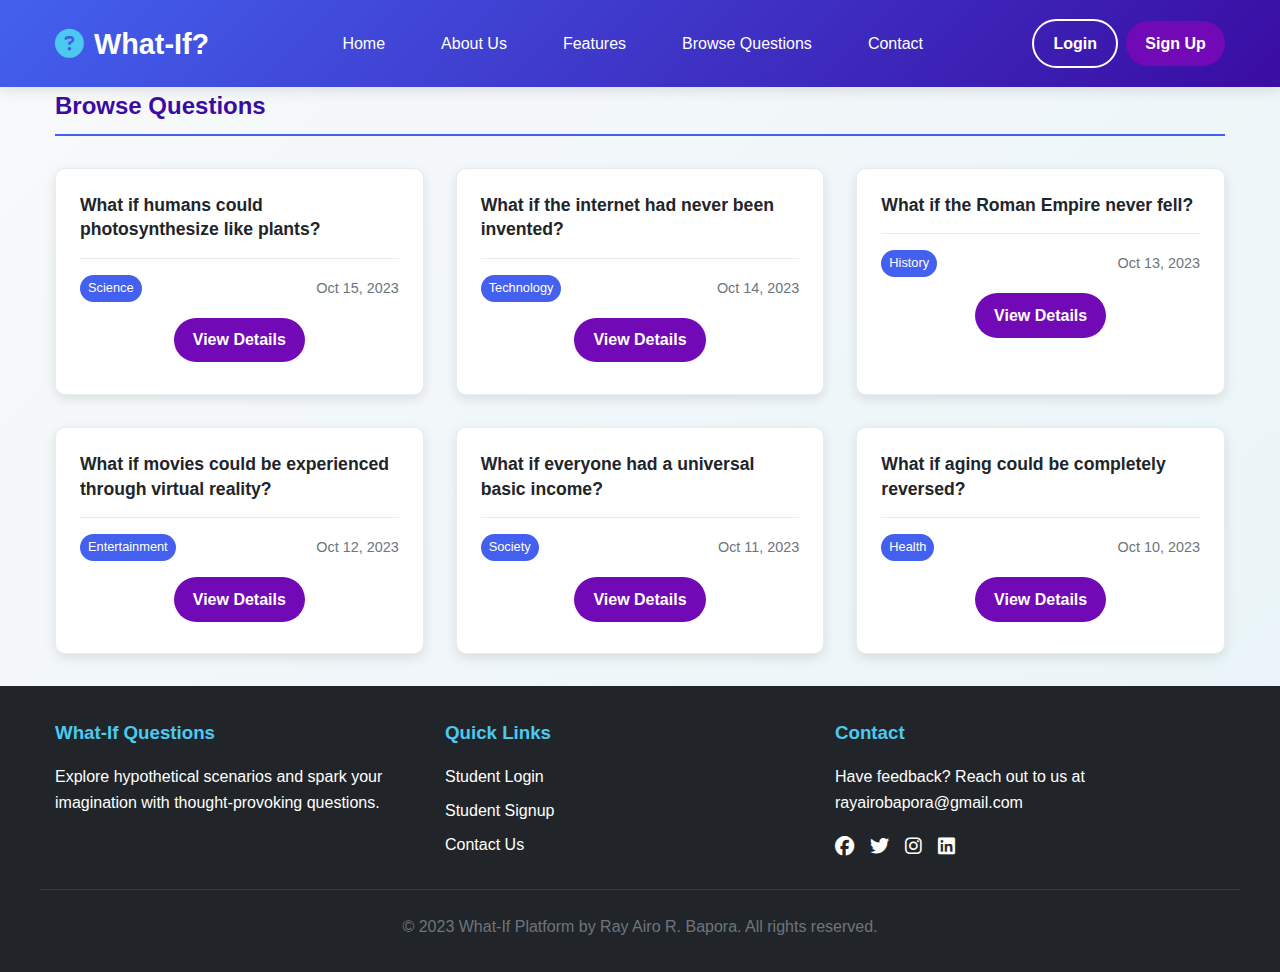
<file: what/browse.html>
<!DOCTYPE html>
<html lang="en">
<head>
    <meta charset="UTF-8">
    <meta name="viewport" content="width=device-width, initial-scale=1.0">
    <title>Browse Questions - What-If Platform</title>
    <link rel="stylesheet" href="https://cdnjs.cloudflare.com/ajax/libs/font-awesome/6.4.0/css/all.min.css">
    <link rel="stylesheet" href="css/style.css">
</head>
<body>
    <!-- Header -->
    <header>
        <div class="container header-content">
            <div class="logo">
                <i class="fas fa-question-circle"></i>
                <span>What-If?</span>
            </div>
            <nav>
                <ul>
                    <li><a href="index.html">Home</a></li>
                    <li><a href="about.html">About Us</a></li>
                    <li><a href="features.html">Features</a></li>
                    <li><a href="browse.html">Browse Questions</a></li>
                    <li><a href="contact.html">Contact</a></li>
                </ul>
            </nav>
            <div class="auth-buttons">
                <a href="login.html" class="btn btn-secondary">Login</a>
                <a href="signup.html" class="btn btn-primary">Sign Up</a>
            </div>
        </div>
    </header>

    <!-- Browse Questions Section -->
    <section class="browse-questions" id="browse">
        <div class="container">
            <h2 class="section-title">Browse Questions</h2>
            <div id="questions-container" class="questions-container">
                <!-- Questions will be loaded here -->
            </div>
        </div>
    </section>

    <!-- Footer -->
    <footer>
        <div class="container footer-content">
            <div class="footer-section">
                <h3>What-If Questions</h3>
                <p>Explore hypothetical scenarios and spark your imagination with thought-provoking questions.</p>
            </div>
            <div class="footer-section">
                <h3>Quick Links</h3>
                <ul>
                    <li><a href="login.html">Student Login</a></li>
                    <li><a href="signup.html">Student Signup</a></li>
                    <li><a href="contact.html">Contact Us</a></li>
                </ul>
            </div>
            <div class="footer-section">
                <h3>Contact</h3>
                <p>Have feedback? Reach out to us at rayairobapora@gmail.com</p>
                <div class="social-links">
                    <a href="#"><i class="fab fa-facebook"></i></a>
                    <a href="#"><i class="fab fa-twitter"></i></a>
                    <a href="#"><i class="fab fa-instagram"></i></a>
                    <a href="#"><i class="fab fa-linkedin"></i></a>
                </div>
            </div>
        </div>
        <div class="container copyright">
            <p>&copy; 2023 What-If Platform by Ray Airo R. Bapora. All rights reserved.</p>
        </div>
    </footer>

    <script src="js/main.js"></script>
    <script>
        document.addEventListener('DOMContentLoaded', function() {
            loadQuestions();
        });

        function loadQuestions(searchQuery = '') {
            const questions = JSON.parse(localStorage.getItem('whatif-questions') || '[]');
            const container = document.getElementById('questions-container');
            
            let filteredQuestions = questions.filter(q => q.status === 'published');
            
            if (searchQuery) {
                filteredQuestions = filteredQuestions.filter(q => 
                    q.text.toLowerCase().includes(searchQuery) || 
                    q.category.toLowerCase().includes(searchQuery)
                );
            }
            
            container.innerHTML = '';
            
            if (filteredQuestions.length === 0) {
                container.innerHTML = '<p class="no-questions">No questions found. <a href="login.html">Login</a> to ask your own questions!</p>';
                return;
            }
            
            filteredQuestions.forEach(question => {
                const questionCard = document.createElement('div');
                questionCard.className = 'question-card';
                questionCard.innerHTML = `
                    <div class="question-content">
                        <h3>${question.text}</h3>
                        <div class="question-meta">
                            <span class="category">${question.category}</span>
                            <span class="date">${formatDate(question.date)}</span>
                        </div>
                    </div>
                    <div class="question-actions">
                        <a href="login.html" class="btn btn-primary">View Details</a>
                    </div>
                `;
                container.appendChild(questionCard);
            });
        }

        function formatDate(dateString) {
            const options = { year: 'numeric', month: 'short', day: 'numeric' };
            return new Date(dateString).toLocaleDateString('en-US', options);
        }
    </script>
</body>
</html>
</file>
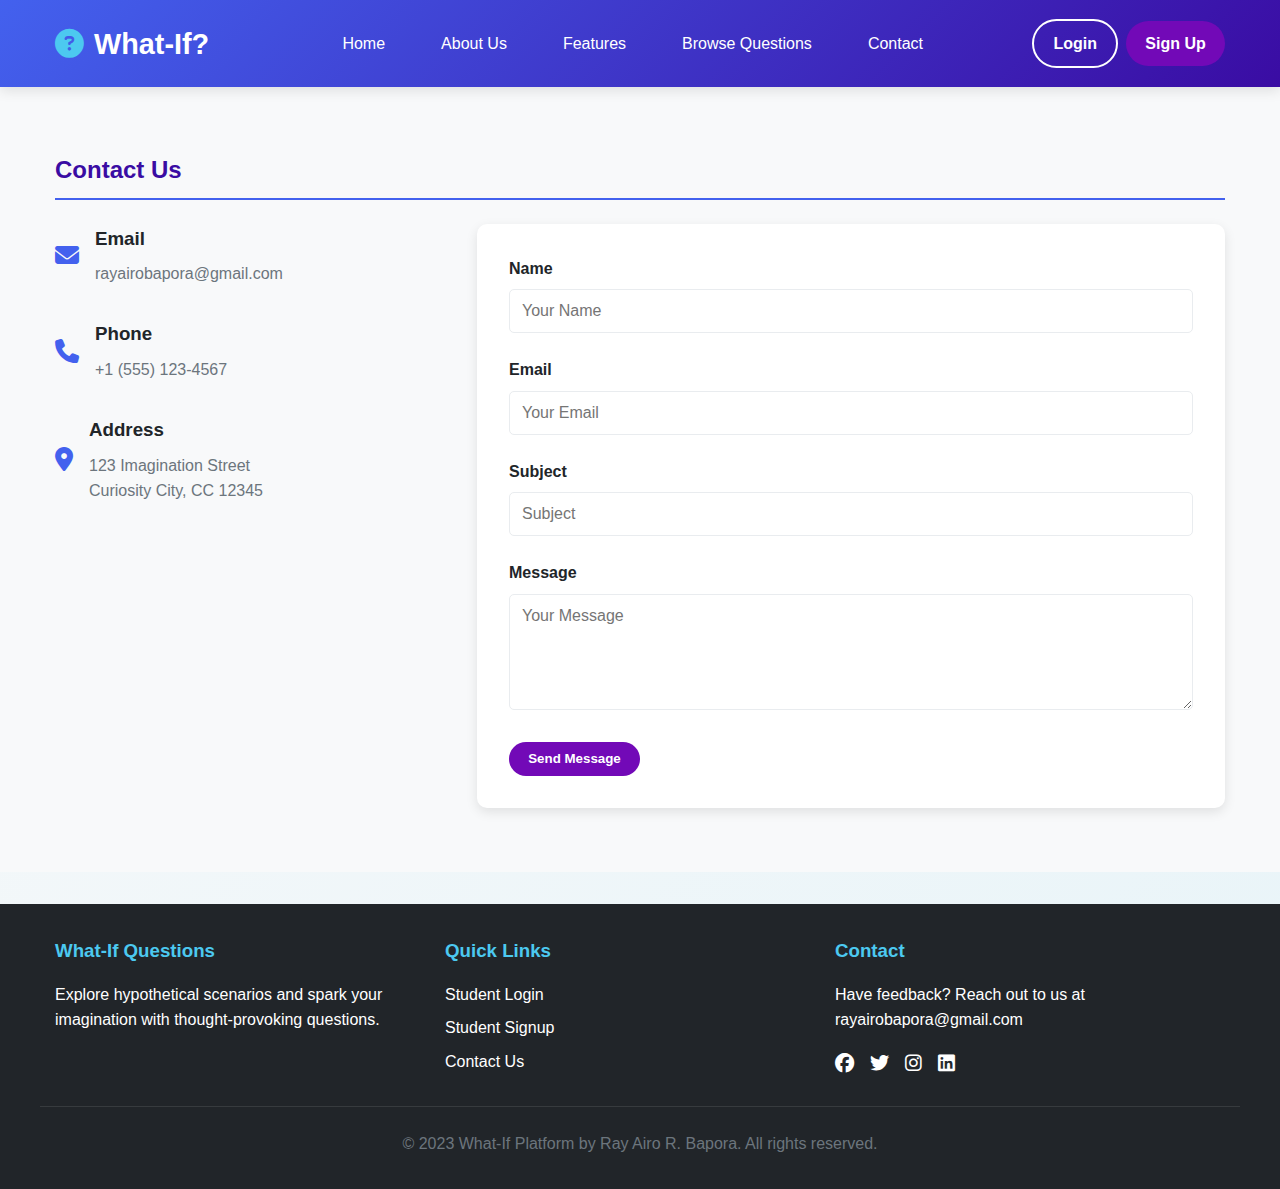
<file: what/contact.html>
<!DOCTYPE html>
<html lang="en">
<head>
    <meta charset="UTF-8">
    <meta name="viewport" content="width=device-width, initial-scale=1.0">
    <title>Contact Us - What-If Platform</title>
    <link rel="stylesheet" href="https://cdnjs.cloudflare.com/ajax/libs/font-awesome/6.4.0/css/all.min.css">
    <link rel="stylesheet" href="css/style.css">
</head>
<body>
    <!-- Header -->
    <header>
        <div class="container header-content">
            <div class="logo">
                <i class="fas fa-question-circle"></i>
                <span>What-If?</span>
            </div>
            <nav>
                <ul>
                    <li><a href="index.html">Home</a></li>
                    <li><a href="about.html">About Us</a></li>
                    <li><a href="features.html">Features</a></li>
                    <li><a href="browse.html">Browse Questions</a></li>
                    <li><a href="contact.html">Contact</a></li>
                </ul>
            </nav>
            <div class="auth-buttons">
                <a href="login.html" class="btn btn-secondary">Login</a>
                <a href="signup.html" class="btn btn-primary">Sign Up</a>
            </div>
        </div>
    </header>

    <!-- Contact Section -->
    <section class="contact" id="contact">
        <div class="container">
            <h2 class="section-title">Contact Us</h2>
            <div class="contact-content">
                <div class="contact-info">
                    <div class="contact-item">
                        <i class="fas fa-envelope"></i>
                        <div>
                            <h3>Email</h3>
                            <p>rayairobapora@gmail.com</p>
                        </div>
                    </div>
                    <div class="contact-item">
                        <i class="fas fa-phone"></i>
                        <div>
                            <h3>Phone</h3>
                            <p>+1 (555) 123-4567</p>
                        </div>
                    </div>
                    <div class="contact-item">
                        <i class="fas fa-map-marker-alt"></i>
                        <div>
                            <h3>Address</h3>
                            <p>123 Imagination Street<br>Curiosity City, CC 12345</p>
                        </div>
                    </div>
                </div>
                <div class="contact-form">
                    <form id="contact-form">
                        <div class="form-group">
                            <label for="contact-name">Name</label>
                            <input type="text" id="contact-name" placeholder="Your Name" required>
                        </div>
                        <div class="form-group">
                            <label for="contact-email">Email</label>
                            <input type="email" id="contact-email" placeholder="Your Email" required>
                        </div>
                        <div class="form-group">
                            <label for="contact-subject">Subject</label>
                            <input type="text" id="contact-subject" placeholder="Subject" required>
                        </div>
                        <div class="form-group">
                            <label for="contact-message">Message</label>
                            <textarea id="contact-message" placeholder="Your Message" rows="5" required></textarea>
                        </div>
                        <button type="submit" class="btn btn-primary">Send Message</button>
                        <div id="contact-success" class="success-message"></div>
                        <div id="contact-error" class="error-message"></div>
                    </form>
                </div>
            </div>
        </div>
    </section>

    <!-- Footer -->
    <footer>
        <div class="container footer-content">
            <div class="footer-section">
                <h3>What-If Questions</h3>
                <p>Explore hypothetical scenarios and spark your imagination with thought-provoking questions.</p>
            </div>
            <div class="footer-section">
                <h3>Quick Links</h3>
                <ul>
                    <li><a href="login.html">Student Login</a></li>
                    <li><a href="signup.html">Student Signup</a></li>
                    <li><a href="contact.html">Contact Us</a></li>
                </ul>
            </div>
            <div class="footer-section">
                <h3>Contact</h3>
                <p>Have feedback? Reach out to us at rayairobapora@gmail.com</p>
                <div class="social-links">
                    <a href="#"><i class="fab fa-facebook"></i></a>
                    <a href="#"><i class="fab fa-twitter"></i></a>
                    <a href="#"><i class="fab fa-instagram"></i></a>
                    <a href="#"><i class="fab fa-linkedin"></i></a>
                </div>
            </div>
        </div>
        <div class="container copyright">
            <p>&copy; 2023 What-If Platform by Ray Airo R. Bapora. All rights reserved.</p>
        </div>
    </footer>

    <script src="js/main.js"></script>
    <script>
        document.addEventListener('DOMContentLoaded', function() {
            const contactForm = document.getElementById('contact-form');
            const successDiv = document.getElementById('contact-success');
            const errorDiv = document.getElementById('contact-error');

            contactForm.addEventListener('submit', function(e) {
                e.preventDefault();
                
                const name = document.getElementById('contact-name').value.trim();
                const email = document.getElementById('contact-email').value.trim();
                const subject = document.getElementById('contact-subject').value.trim();
                const message = document.getElementById('contact-message').value.trim();
                
                if (!name || !email || !subject || !message) {
                    errorDiv.textContent = 'Please fill in all fields';
                    errorDiv.style.display = 'block';
                    successDiv.style.display = 'none';
                    return;
                }
                
                // Simulate sending message
                successDiv.textContent = 'Thank you for your message! We\'ll get back to you soon.';
                successDiv.style.display = 'block';
                errorDiv.style.display = 'none';
                
                contactForm.reset();
            });
        });
    </script>
</body>
</html>
</file>
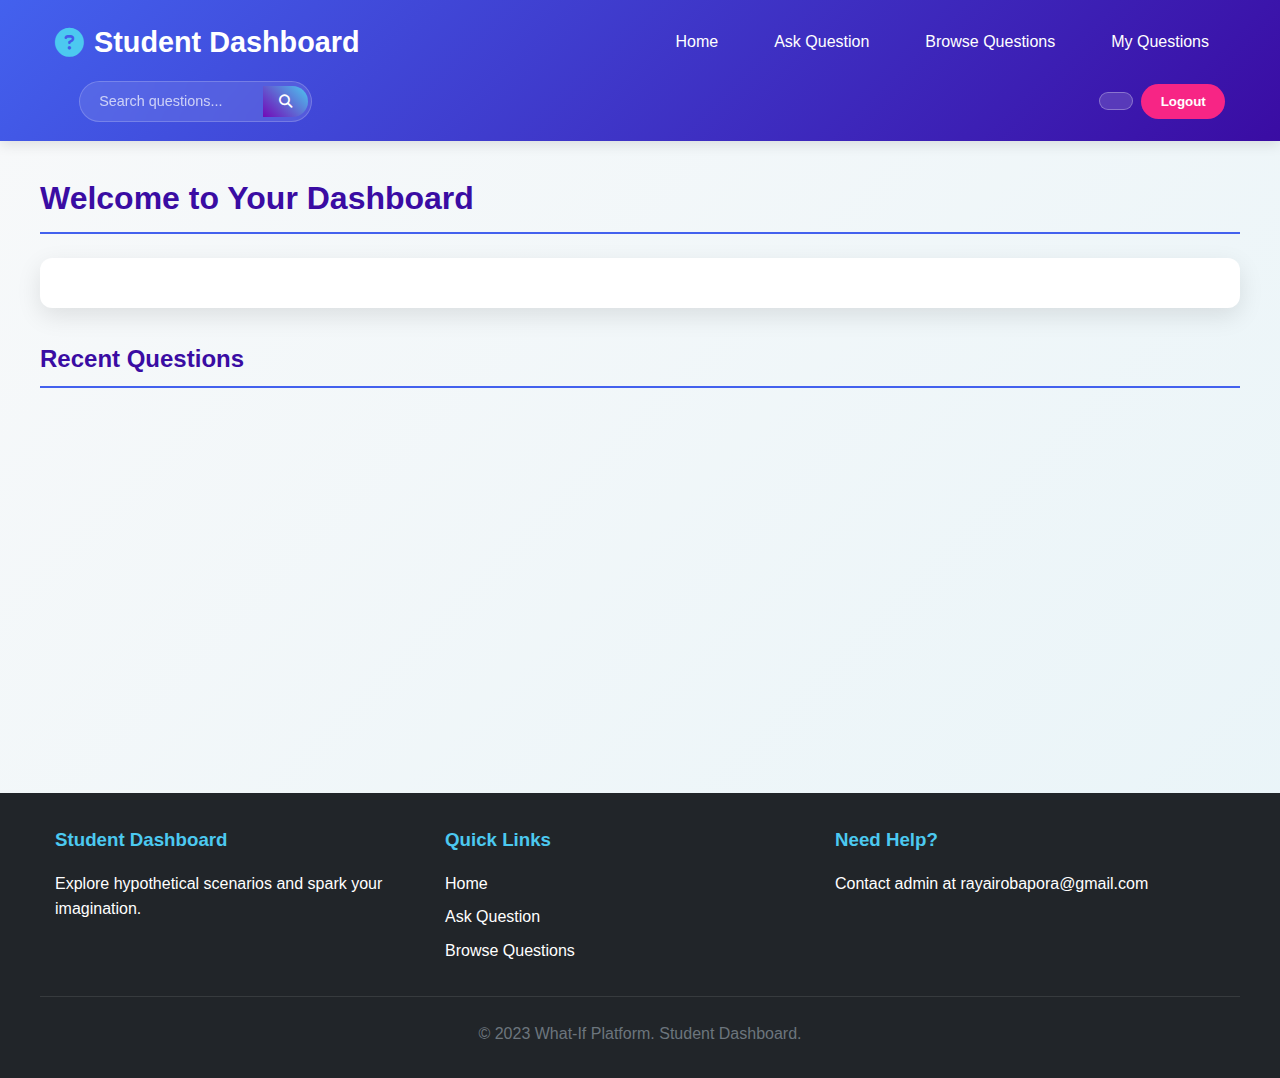
<file: what/dashboard.html>
<!DOCTYPE html>
<html lang="en">
<head>
    <meta charset="UTF-8">
    <meta name="viewport" content="width=device-width, initial-scale=1.0">
    <title>Student Dashboard - What-If Platform</title>
    <link rel="stylesheet" href="https://cdnjs.cloudflare.com/ajax/libs/font-awesome/6.4.0/css/all.min.css">
    <link rel="stylesheet" href="css/style.css">
</head>
<body>
    <!-- Header -->
    <header>
        <div class="container header-content">
            <div class="logo">
                <i class="fas fa-question-circle"></i>
                <span>Student Dashboard</span>
            </div>
            <nav>
                <ul>
                    <li><a href="#" id="nav-home">Home</a></li>
                    <li><a href="#" id="nav-ask">Ask Question</a></li>
                    <li><a href="#" id="nav-browse">Browse Questions</a></li>
                    <li><a href="#" id="nav-my-questions">My Questions</a></li>
                </ul>
            </nav>
            <div class="header-search">
                <input type="text" id="header-search" placeholder="Search questions...">
                <button id="search-btn"><i class="fas fa-search"></i></button>
            </div>
            <div class="auth-buttons">
                <span id="user-welcome" class="welcome-message"></span>
                <button id="logout-btn" class="btn btn-danger">Logout</button>
            </div>
        </div>
    </header>

    <!-- Main Content -->
    <div class="container main-content">
        <!-- Home Page -->
        <div id="home-page" class="page-content">
            <h1 class="section-title">Welcome to Your Dashboard</h1>
            <div class="card">
                <div id="user-stats" class="user-stats">
                    <!-- User stats will be loaded here -->
                </div>
            </div>

            <h2 class="section-title" style="margin-top: 2rem;">Recent Questions</h2>
            <div id="recent-questions" class="questions-container">
                <!-- Recent questions will be loaded here -->
            </div>
        </div>

        <!-- Ask Question Page -->
        <div id="ask-page" class="page-content hidden">
            <h1 class="section-title">Ask a What-If Question</h1>
            <div class="card question-form">
                <div class="form-group">
                    <label for="question-text">Your What-If Question</label>
                    <textarea id="question-text" rows="4" placeholder="What if humans could photosynthesize like plants?"></textarea>
                </div>
                <div class="form-group">
                    <label>Category</label>
                    <div class="category-tags">
                        <div class="category-tag" data-category="science">Science</div>
                        <div class="category-tag" data-category="technology">Technology</div>
                        <div class="category-tag" data-category="history">History</div>
                        <div class="category-tag" data-category="philosophy">Philosophy</div>
                        <div class="category-tag" data-category="entertainment">Entertainment</div>
                        <div class="category-tag" data-category="society">Society</div>
                        <div class="category-tag" data-category="environment">Environment</div>
                        <div class="category-tag" data-category="health">Health</div>
                    </div>
                    <input type="hidden" id="selected-category">
                </div>
                <div class="form-group">
                    <label for="custom-category">Or enter a custom category</label>
                    <input type="text" id="custom-category" placeholder="Enter your own category">
                </div>
                <button id="submit-question" class="btn btn-primary">Submit Question</button>
            </div>
        </div>

        <!-- Browse Questions Page -->
        <div id="browse-page" class="page-content hidden">
            <h1 class="section-title">Browse What-If Questions</h1>
            <div class="form-group">
                <select id="filter-category">
                    <option value="all">All Categories</option>
                    <option value="science">Science</option>
                    <option value="technology">Technology</option>
                    <option value="history">History</option>
                    <option value="philosophy">Philosophy</option>
                    <option value="entertainment">Entertainment</option>
                    <option value="society">Society</option>
                    <option value="environment">Environment</option>
                    <option value="health">Health</option>
                </select>
            </div>
            <div id="all-questions" class="questions-container">
                <!-- All questions will be loaded here -->
            </div>
        </div>

        <!-- My Questions Page -->
        <div id="my-questions-page" class="page-content hidden">
            <h1 class="section-title">My Questions</h1>
            <div id="my-questions-container" class="questions-container">
                <!-- User's questions will be loaded here -->
            </div>
        </div>
    </div>

    <!-- Footer -->
    <footer>
        <div class="container footer-content">
            <div class="footer-section">
                <h3>Student Dashboard</h3>
                <p>Explore hypothetical scenarios and spark your imagination.</p>
            </div>
            <div class="footer-section">
                <h3>Quick Links</h3>
                <ul>
                    <li><a href="#" id="footer-home">Home</a></li>
                    <li><a href="#" id="footer-ask">Ask Question</a></li>
                    <li><a href="#" id="footer-browse">Browse Questions</a></li>
                </ul>
            </div>
            <div class="footer-section">
                <h3>Need Help?</h3>
                <p>Contact admin at rayairobapora@gmail.com</p>
            </div>
        </div>
        <div class="container copyright">
            <p>&copy; 2023 What-If Platform. Student Dashboard.</p>
        </div>
    </footer>

    <script src="js/main.js"></script>
</body>
</html>
</file>
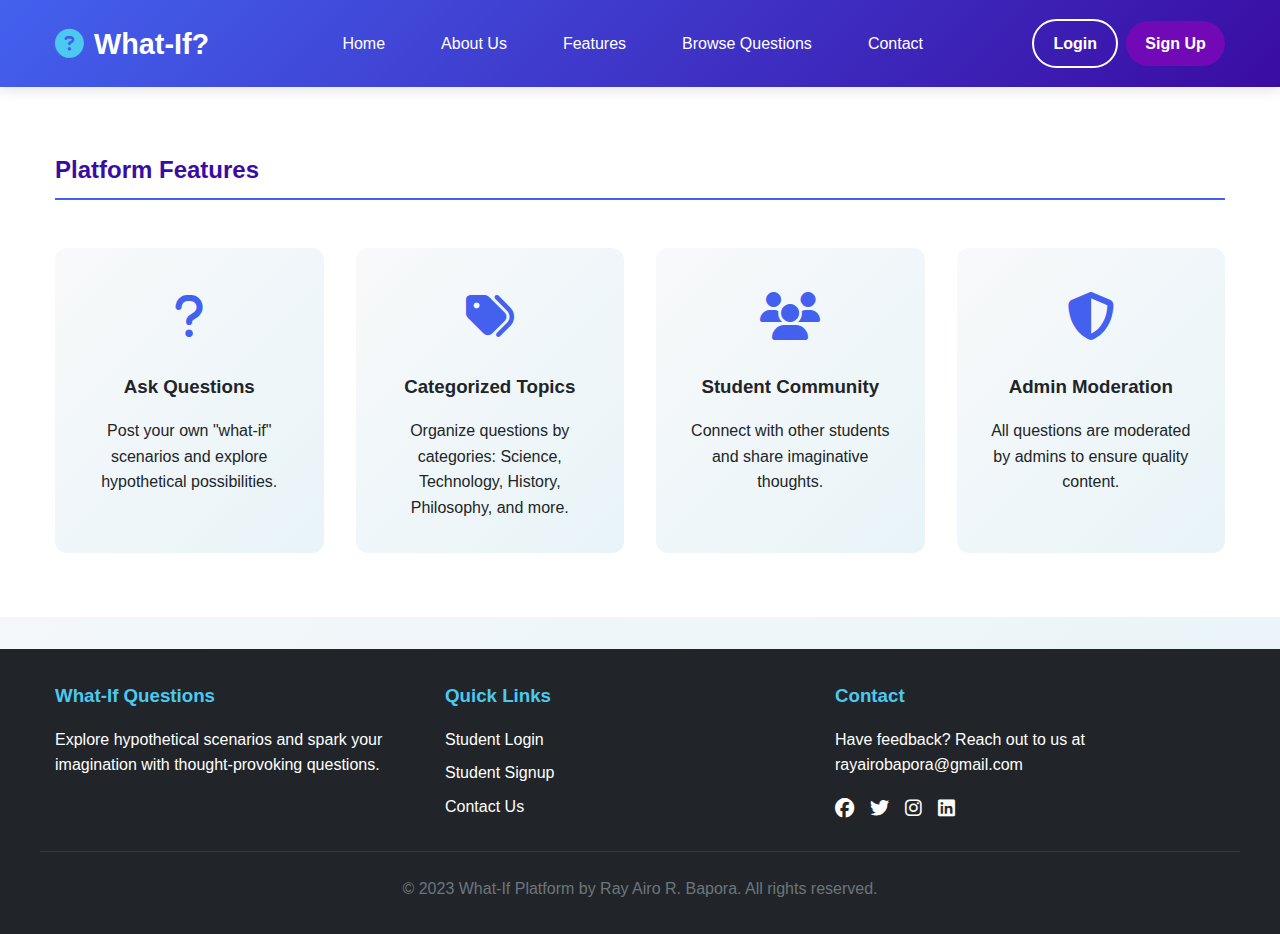
<file: what/features.html>
<!DOCTYPE html>
<html lang="en">
<head>
    <meta charset="UTF-8">
    <meta name="viewport" content="width=device-width, initial-scale=1.0">
    <title>Features - What-If Platform</title>
    <link rel="stylesheet" href="https://cdnjs.cloudflare.com/ajax/libs/font-awesome/6.4.0/css/all.min.css">
    <link rel="stylesheet" href="css/style.css">
</head>
<body>
    <!-- Header -->
    <header>
        <div class="container header-content">
            <div class="logo">
                <i class="fas fa-question-circle"></i>
                <span>What-If?</span>
            </div>
            <nav>
                <ul>
                    <li><a href="index.html">Home</a></li>
                    <li><a href="about.html">About Us</a></li>
                    <li><a href="features.html">Features</a></li>
                    <li><a href="browse.html">Browse Questions</a></li>
                    <li><a href="contact.html">Contact</a></li>
                </ul>
            </nav>
            <div class="auth-buttons">
                <a href="login.html" class="btn btn-secondary">Login</a>
                <a href="signup.html" class="btn btn-primary">Sign Up</a>
            </div>
        </div>
    </header>

    <!-- Features Section -->
    <section class="features" id="features">
        <div class="container">
            <h2 class="section-title">Platform Features</h2>
            <div class="features-grid">
                <div class="feature-card">
                    <div class="feature-icon">
                        <i class="fas fa-question"></i>
                    </div>
                    <h3>Ask Questions</h3>
                    <p>Post your own "what-if" scenarios and explore hypothetical possibilities.</p>
                </div>
                <div class="feature-card">
                    <div class="feature-icon">
                        <i class="fas fa-tags"></i>
                    </div>
                    <h3>Categorized Topics</h3>
                    <p>Organize questions by categories: Science, Technology, History, Philosophy, and more.</p>
                </div>
                <div class="feature-card">
                    <div class="feature-icon">
                        <i class="fas fa-users"></i>
                    </div>
                    <h3>Student Community</h3>
                    <p>Connect with other students and share imaginative thoughts.</p>
                </div>
                <div class="feature-card">
                    <div class="feature-icon">
                        <i class="fas fa-shield-alt"></i>
                    </div>
                    <h3>Admin Moderation</h3>
                    <p>All questions are moderated by admins to ensure quality content.</p>
                </div>
            </div>
        </div>
    </section>

    <!-- Footer -->
    <footer>
        <div class="container footer-content">
            <div class="footer-section">
                <h3>What-If Questions</h3>
                <p>Explore hypothetical scenarios and spark your imagination with thought-provoking questions.</p>
            </div>
            <div class="footer-section">
                <h3>Quick Links</h3>
                <ul>
                    <li><a href="login.html">Student Login</a></li>
                    <li><a href="signup.html">Student Signup</a></li>
                    <li><a href="contact.html">Contact Us</a></li>
                </ul>
            </div>
            <div class="footer-section">
                <h3>Contact</h3>
                <p>Have feedback? Reach out to us at rayairobapora@gmail.com</p>
                <div class="social-links">
                    <a href="#"><i class="fab fa-facebook"></i></a>
                    <a href="#"><i class="fab fa-twitter"></i></a>
                    <a href="#"><i class="fab fa-instagram"></i></a>
                    <a href="#"><i class="fab fa-linkedin"></i></a>
                </div>
            </div>
        </div>
        <div class="container copyright">
            <p>&copy; 2023 What-If Platform by Ray Airo R. Bapora. All rights reserved.</p>
        </div>
    </footer>

    <script src="js/main.js"></script>
    <script>
        document.addEventListener('DOMContentLoaded', function() {
            // Feature cards interaction
            const featureCards = document.querySelectorAll('.feature-card');
            featureCards.forEach(card => {
                card.addEventListener('click', function() {
                    // Toggle expanded class
                    this.classList.toggle('expanded');
                    // You can add more functionality here
                });
            });
        });
    </script>
</body>
</html>
</file>
<file: what/css/style.css>
/* style.css - Main styles for all pages */

* {
    margin: 0;
    padding: 0;
    box-sizing: border-box;
    font-family: 'Segoe UI', Tahoma, Geneva, Verdana, sans-serif;
}

:root {
    --primary: #4361ee;
    --secondary: #3a0ca3;
    --accent: #7209b7;
    --light: #f8f9fa;
    --dark: #212529;
    --success: #4cc9f0;
    --danger: #f72585;
    --warning: #f8961e;
    --gray: #6c757d;
    --light-gray: #e9ecef;
}

body {
    background: linear-gradient(135deg, var(--light) 0%, #e8f4f8 100%);
    color: var(--dark);
    line-height: 1.6;
    min-height: 100vh;
}

.container {
    max-width: 1200px;
    margin: 0 auto;
    padding: 0 15px;
}

/* Header Styles */
header {
    background: linear-gradient(135deg, var(--primary), var(--secondary));
    color: white;
    padding: 1.2rem 0;
    box-shadow: 0 4px 12px rgba(0, 0, 0, 0.1);
    position: relative;
    overflow: hidden;
}

.header-content {
    display: flex;
    justify-content: space-between;
    align-items: center;
    flex-wrap: wrap;
    position: relative;
    z-index: 2;
    gap: 1rem;
}

.logo {
    display: flex;
    align-items: center;
    font-size: 1.8rem;
    font-weight: 700;
    transition: transform 0.2s ease;
    cursor: pointer;
    flex-shrink: 0;
}

.logo:hover {
    transform: translateY(-1px);
}

.logo i {
    margin-right: 10px;
    color: var(--success);
}

nav ul {
    display: flex;
    list-style: none;
}

nav ul li {
    margin-left: 1.5rem;
}

nav ul li a {
    color: white;
    text-decoration: none;
    font-weight: 500;
    padding: 0.5rem 1rem;
    border-radius: 20px;
    transition: all 0.2s ease;
    position: relative;
    overflow: hidden;
}

nav ul li a:hover {
    background-color: rgba(255, 255, 255, 0.15);
    transform: translateY(-1px);
    box-shadow: 0 2px 8px rgba(0,0,0,0.15);
}

/* Header Search */
.header-search {
    display: flex;
    align-items: center;
    margin: 0 1.5rem;
    background: rgba(255, 255, 255, 0.1);
    border-radius: 25px;
    padding: 0.2rem;
    backdrop-filter: blur(10px);
    border: 1px solid rgba(255, 255, 255, 0.2);
    flex-shrink: 0;
}

.header-search input {
    padding: 0.5rem 1rem;
    border: none;
    border-radius: 20px 0 0 20px;
    width: 180px;
    background: transparent;
    color: white;
    font-size: 0.9rem;
}

.header-search input::placeholder {
    color: rgba(255, 255, 255, 0.7);
}

.header-search input:focus {
    outline: none;
    box-shadow: 0 0 0 2px rgba(255, 255, 255, 0.3);
}

.header-search button {
    padding: 0.5rem 1rem;
    background: linear-gradient(45deg, var(--accent), var(--success));
    color: white;
    border: none;
    border-radius: 0 20px 20px 0;
    cursor: pointer;
    transition: all 0.2s ease;
    flex-shrink: 0;
}

.header-search button:hover {
    transform: translateY(-1px);
    box-shadow: 0 3px 10px rgba(0,0,0,0.2);
}

/* Auth Buttons */
.auth-buttons {
    display: flex;
    gap: 0.5rem;
    align-items: center;
    flex-shrink: 0;
}

.btn {
    padding: 0.6rem 1.2rem;
    border: none;
    border-radius: 25px;
    cursor: pointer;
    font-weight: 600;
    transition: all 0.2s ease;
    position: relative;
    overflow: hidden;
    text-decoration: none;
    display: inline-block;
    text-align: center;
    flex-shrink: 0;
}

.btn::before {
    content: '';
    position: absolute;
    top: 0;
    left: -100%;
    width: 100%;
    height: 100%;
    background: linear-gradient(90deg, transparent, rgba(255,255,255,0.3), transparent);
    transition: left 0.3s ease;
}

.btn:hover::before {
    left: 100%;
}

.btn:hover {
    transform: translateY(-1px);
    box-shadow: 0 4px 12px rgba(0,0,0,0.2);
}

.btn-primary {
    background-color: var(--accent);
    color: white;
}

.btn-primary:hover {
    background-color: #5a08a0;
}

.btn-secondary {
    background-color: transparent;
    color: white;
    border: 2px solid white;
}

.btn-secondary:hover {
    background-color: white;
    color: var(--primary);
}

.btn-success {
    background-color: var(--success);
    color: white;
}

.btn-danger {
    background-color: var(--danger);
    color: white;
}

.btn-warning {
    background-color: var(--warning);
    color: white;
}

.btn-block {
    width: 100%;
}

.btn-large {
    padding: 0.8rem 2rem;
    font-size: 1.1rem;
}

.btn-small {
    padding: 0.3rem 0.8rem;
    font-size: 0.9rem;
}

.welcome-message {
    font-weight: 600;
    font-size: 0.95rem;
    background: rgba(255, 255, 255, 0.15);
    padding: 0.5rem 1rem;
    border-radius: 20px;
    backdrop-filter: blur(10px);
    border: 1px solid rgba(255, 255, 255, 0.3);
    animation: fadeIn 0.4s ease-in;
    flex-shrink: 0;
}

@keyframes fadeIn {
    from { opacity: 0; transform: translateY(-10px); }
    to { opacity: 1; transform: translateY(0); }
}

/* Main Content */
.main-content {
    padding: 2rem 0;
    min-height: calc(100vh - 280px);
}

.section-title {
    margin-bottom: 1.5rem;
    color: var(--secondary);
    border-bottom: 2px solid var(--primary);
    padding-bottom: 0.5rem;
}

.card {
    background-color: white;
    border-radius: 12px;
    box-shadow: 0 8px 25px rgba(0, 0, 0, 0.1);
    padding: 1.5rem;
    margin-bottom: 1.5rem;
    transition: all 0.3s ease;
    border: 1px solid rgba(255, 255, 255, 0.8);
}

.card:hover {
    transform: translateY(-5px);
    box-shadow: 0 12px 35px rgba(0, 0, 0, 0.15);
}

/* Hero Section */
.hero {
    padding: 4rem 0;
    background: linear-gradient(135deg, #f8f9fa 0%, #e8f4f8 100%);
}

.hero .container {
    display: flex;
    align-items: center;
    justify-content: space-between;
    gap: 3rem;
}

.hero-content {
    flex: 1;
}

.hero-image {
    flex: 1;
    text-align: center;
}

.hero-image img {
    max-width: 100%;
    border-radius: 20px;
    box-shadow: 0 15px 35px rgba(0, 0, 0, 0.1);
}

.hero h1 {
    font-size: 3rem;
    margin-bottom: 1rem;
    color: var(--dark);
}

.highlight {
    color: var(--primary);
}

.hero p {
    font-size: 1.2rem;
    margin-bottom: 2rem;
    color: var(--gray);
}

.hero-buttons {
    display: flex;
    gap: 1rem;
    flex-wrap: wrap;
}

/* Features Section */
.features {
    padding: 4rem 0;
    background-color: white;
}

.features-grid {
    display: grid;
    grid-template-columns: repeat(auto-fit, minmax(250px, 1fr));
    gap: 2rem;
    margin-top: 3rem;
}

.feature-card {
    text-align: center;
    padding: 2rem;
    border-radius: 12px;
    background: linear-gradient(135deg, #f8f9fa 0%, #e8f4f8 100%);
    transition: all 0.3s ease;
}

.feature-card:hover {
    transform: translateY(-10px);
    box-shadow: 0 15px 35px rgba(0, 0, 0, 0.1);
}

.feature-icon {
    font-size: 3rem;
    color: var(--primary);
    margin-bottom: 1rem;
}

.feature-card h3 {
    margin-bottom: 1rem;
    color: var(--dark);
}

/* How It Works */
.how-it-works {
    padding: 4rem 0;
    background: linear-gradient(135deg, #f8f9fa 0%, #e8f4f8 100%);
}

.steps {
    display: flex;
    justify-content: space-between;
    flex-wrap: wrap;
    gap: 2rem;
    margin-top: 3rem;
}

.step {
    flex: 1;
    min-width: 200px;
    text-align: center;
}

.step-number {
    width: 60px;
    height: 60px;
    background: var(--primary);
    color: white;
    border-radius: 50%;
    display: flex;
    align-items: center;
    justify-content: center;
    font-size: 1.5rem;
    font-weight: bold;
    margin: 0 auto 1rem;
}

.step h3 {
    margin-bottom: 0.5rem;
    color: var(--dark);
}

/* Stats Grid */
.stats-grid {
    display: grid;
    grid-template-columns: repeat(auto-fit, minmax(200px, 1fr));
    gap: 1.5rem;
    margin-top: 2rem;
}

.stat-card {
    display: flex;
    align-items: center;
    padding: 1.5rem;
    background: white;
    border-radius: 12px;
    box-shadow: 0 5px 15px rgba(0, 0, 0, 0.05);
}

.stat-icon {
    font-size: 2.5rem;
    color: var(--primary);
    margin-right: 1rem;
}

.stat-info h3 {
    font-size: 0.9rem;
    color: var(--gray);
    margin-bottom: 0.5rem;
}

.stat-info p {
    font-size: 1.8rem;
    font-weight: bold;
    color: var(--dark);
}

/* User Stats */
.user-stats {
    display: flex;
    gap: 2rem;
    flex-wrap: wrap;
}

.user-stat-item {
    text-align: center;
    padding: 1rem;
}

.user-stat-item h4 {
    color: var(--gray);
    margin-bottom: 0.5rem;
}

.user-stat-item p {
    font-size: 1.5rem;
    font-weight: bold;
    color: var(--primary);
}

/* Questions */
.questions-container {
    display: grid;
    grid-template-columns: repeat(auto-fill, minmax(350px, 1fr));
    gap: 1.5rem;
}

.question-card {
    transition: transform 0.3s ease;
}

.question-card:hover {
    transform: translateY(-5px);
}

.question-category {
    display: inline-block;
    background-color: var(--light-gray);
    color: var(--secondary);
    padding: 0.3rem 0.8rem;
    border-radius: 20px;
    font-size: 0.8rem;
    font-weight: 600;
    margin-bottom: 1rem;
}

.question-text {
    font-size: 1.1rem;
    margin-bottom: 1rem;
    color: var(--dark);
}

.question-meta {
    display: flex;
    justify-content: space-between;
    color: var(--gray);
    font-size: 0.9rem;
    border-top: 1px solid var(--light-gray);
    padding-top: 1rem;
}

/* Question Form */
.question-form {
    max-width: 800px;
    margin: 0 auto 2rem;
}

.form-group {
    margin-bottom: 1.5rem;
}

label {
    display: block;
    margin-bottom: 0.5rem;
    font-weight: 600;
    color: var(--dark);
}

input, textarea, select {
    width: 100%;
    padding: 0.8rem;
    border: 1px solid var(--light-gray);
    border-radius: 4px;
    font-size: 1rem;
}

input:focus, textarea:focus, select:focus {
    outline: none;
    border-color: var(--primary);
    box-shadow: 0 0 0 2px rgba(67, 97, 238, 0.2);
}

.category-tags {
    display: flex;
    flex-wrap: wrap;
    gap: 10px;
    margin-top: 0.5rem;
}

.category-tag {
    background-color: var(--light-gray);
    padding: 0.5rem 1rem;
    border-radius: 20px;
    font-size: 0.9rem;
    cursor: pointer;
    transition: all 0.3s ease;
}

.category-tag:hover {
    background-color: var(--primary);
    color: white;
}

.category-tag.selected {
    background-color: var(--primary);
    color: white;
}

/* Tables */
.table-container {
    overflow-x: auto;
}

table {
    width: 100%;
    border-collapse: collapse;
    background-color: white;
    border-radius: 8px;
    overflow: hidden;
    box-shadow: 0 4px 6px rgba(0, 0, 0, 0.05);
}

th, td {
    padding: 1rem;
    text-align: left;
    border-bottom: 1px solid var(--light-gray);
}

th {
    background-color: var(--primary);
    color: white;
    font-weight: 600;
}

tr:hover {
    background-color: #f8f9fa;
}

.status-published {
    color: var(--success);
    font-weight: 600;
}

.status-pending {
    color: var(--warning);
    font-weight: 600;
}

/* Page Content */
.page-content {
    display: block;
}

.hidden {
    display: none !important;
}

/* Stats Details */
.stats-details {
    padding: 1rem;
}

.stat-row {
    margin-bottom: 1.5rem;
}

.stat-row h4 {
    margin-bottom: 0.5rem;
    color: var(--dark);
}

.stat-progress {
    display: flex;
    align-items: center;
    gap: 1rem;
}

.progress-bar {
    flex: 1;
    height: 10px;
    background-color: var(--light-gray);
    border-radius: 5px;
    overflow: hidden;
}

.progress-fill {
    height: 100%;
    background: linear-gradient(90deg, var(--primary), var(--success));
    border-radius: 5px;
    width: 0%;
    transition: width 1s ease;
}

/* Footer */
footer {
    background-color: var(--dark);
    color: white;
    padding: 2rem 0;
    margin-top: 2rem;
}

.footer-content {
    display: flex;
    justify-content: space-between;
    flex-wrap: wrap;
}

.footer-section {
    flex: 1;
    min-width: 250px;
    margin-bottom: 1.5rem;
}

.footer-section h3 {
    margin-bottom: 1rem;
    color: var(--success);
}

.footer-section ul {
    list-style: none;
}

.footer-section ul li {
    margin-bottom: 0.5rem;
}

.footer-section ul li a {
    color: white;
    text-decoration: none;
    transition: color 0.3s ease;
}

.footer-section ul li a:hover {
    color: var(--success);
}

.social-links {
    display: flex;
    gap: 1rem;
    margin-top: 1rem;
}

.social-links a {
    color: white;
    font-size: 1.2rem;
    transition: color 0.3s ease;
}

.social-links a:hover {
    color: var(--success);
}

.copyright {
    text-align: center;
    padding-top: 1.5rem;
    border-top: 1px solid rgba(255, 255, 255, 0.1);
    color: var(--gray);
}

/* About Us Section */
.about {
    padding: 4rem 0;
    background: white;
}

.about-content {
    display: grid;
    grid-template-columns: 2fr 1fr;
    gap: 3rem;
    align-items: center;
}

.about-text p {
    margin-bottom: 1.5rem;
    line-height: 1.7;
    color: var(--dark);
}

.stats {
    display: flex;
    gap: 2rem;
    margin-top: 2rem;
}

.stat {
    text-align: center;
}

.stat-number {
    font-size: 2.5rem;
    font-weight: bold;
    color: var(--primary);
    margin-bottom: 0.5rem;
}

.stat-label {
    font-size: 0.9rem;
    color: var(--gray);
    text-transform: uppercase;
    letter-spacing: 1px;
}

.about-image img {
    width: 100%;
    border-radius: 10px;
    box-shadow: 0 4px 12px rgba(0, 0, 0, 0.1);
}

/* Features Section Enhancements */
.feature-card {
    cursor: pointer;
}

.feature-card.expanded {
    transform: scale(1.05);
    box-shadow: 0 8px 25px rgba(0, 0, 0, 0.2);
}

.feature-card.expanded .feature-icon {
    animation: bounce 0.6s ease;
}

@keyframes bounce {
    0%, 20%, 50%, 80%, 100% { transform: translateY(0); }
    40% { transform: translateY(-10px); }
    60% { transform: translateY(-5px); }
}

.questions-container {
    display: grid;
    grid-template-columns: repeat(auto-fill, minmax(300px, 1fr));
    gap: 2rem;
    margin-top: 2rem;
}

.question-card {
    background: white;
    border-radius: 10px;
    padding: 1.5rem;
    box-shadow: 0 4px 12px rgba(0, 0, 0, 0.1);
    transition: transform 0.2s ease, box-shadow 0.2s ease;
    border: 1px solid var(--light-gray);
}

.question-card:hover {
    transform: translateY(-2px);
    box-shadow: 0 8px 20px rgba(0, 0, 0, 0.15);
}

.question-content h3 {
    margin: 0 0 1rem 0;
    color: var(--dark);
    font-size: 1.1rem;
    line-height: 1.4;
}

.question-meta {
    display: flex;
    justify-content: space-between;
    align-items: center;
    margin-bottom: 1rem;
    font-size: 0.9rem;
    color: var(--gray);
}

.category {
    background: var(--primary);
    color: white;
    padding: 0.2rem 0.5rem;
    border-radius: 15px;
    font-size: 0.8rem;
    text-transform: capitalize;
}

.question-actions {
    text-align: center;
}

.no-questions {
    grid-column: 1 / -1;
    text-align: center;
    padding: 2rem;
    color: var(--gray);
    font-style: italic;
}

/* Contact Section */
.contact {
    padding: 4rem 0;
    background: var(--light);
}

.contact-content {
    display: grid;
    grid-template-columns: 1fr 2fr;
    gap: 3rem;
}

.contact-info {
    display: flex;
    flex-direction: column;
    gap: 2rem;
}

.contact-item {
    display: flex;
    align-items: center;
    gap: 1rem;
}

.contact-item i {
    font-size: 1.5rem;
    color: var(--primary);
}

.contact-item h3 {
    margin: 0 0 0.5rem 0;
    color: var(--dark);
}

.contact-item p {
    margin: 0;
    color: var(--gray);
}

.contact-form {
    background: white;
    padding: 2rem;
    border-radius: 10px;
    box-shadow: 0 4px 12px rgba(0, 0, 0, 0.1);
}

.contact-form .form-group {
    margin-bottom: 1.5rem;
}

.contact-form label {
    display: block;
    margin-bottom: 0.5rem;
    font-weight: 600;
    color: var(--dark);
}

.contact-form input,
.contact-form textarea {
    width: 100%;
    padding: 0.75rem;
    border: 1px solid var(--light-gray);
    border-radius: 5px;
    font-family: inherit;
    font-size: 1rem;
}

.contact-form input:focus,
.contact-form textarea:focus {
    outline: none;
    border-color: var(--primary);
    box-shadow: 0 0 0 2px rgba(67, 97, 238, 0.1);
}

.success-message,
.error-message {
    padding: 0.75rem;
    border-radius: 5px;
    margin-top: 1rem;
    display: none;
}

.success-message {
    background: #d4edda;
    color: #155724;
    border: 1px solid #c3e6cb;
}

.error-message {
    background: #f8d7da;
    color: #721c24;
    border: 1px solid #f5c6cb;
}

/* Responsive Design */
@media (max-width: 768px) {
    .header-content {
        flex-direction: column;
        text-align: center;
    }

    nav ul {
        margin-top: 1rem;
        justify-content: center;
        flex-wrap: wrap;
    }

    nav ul li {
        margin: 0.3rem;
    }

    .header-search {
        margin: 1rem 0;
        width: 100%;
        max-width: 300px;
    }

    .header-search input {
        width: 100%;
    }

    .hero .container {
        flex-direction: column;
        text-align: center;
    }

    .hero h1 {
        font-size: 2rem;
    }

    .hero-buttons {
        justify-content: center;
    }

    .steps {
        flex-direction: column;
    }

    .about-content {
        grid-template-columns: 1fr;
        text-align: center;
    }

    .stats {
        justify-content: center;
    }

    .contact-content {
        grid-template-columns: 1fr;
    }

    .footer-content {
        flex-direction: column;
    }

    .footer-section {
        min-width: 100%;
    }
}

/* Admin Panel Styles */
.stats-grid {
    display: grid;
    grid-template-columns: repeat(auto-fit, minmax(250px, 1fr));
    gap: 1.5rem;
    margin-bottom: 2rem;
}

.stat-card {
    background: white;
    padding: 1.5rem;
    border-radius: 8px;
    box-shadow: 0 2px 10px rgba(0, 0, 0, 0.1);
    text-align: center;
}

.stat-card h3 {
    color: var(--gray);
    font-size: 0.9rem;
    margin-bottom: 0.5rem;
    text-transform: uppercase;
    letter-spacing: 0.5px;
}

.stat-number {
    font-size: 2.5rem;
    font-weight: bold;
    color: var(--primary);
}

.admin-controls {
    margin-bottom: 1.5rem;
}

.admin-controls select {
    padding: 0.5rem;
    border: 1px solid var(--light-gray);
    border-radius: 4px;
    background: white;
}

.admin-question-card {
    border-left: 4px solid var(--primary);
}

.question-status {
    padding: 0.25rem 0.5rem;
    border-radius: 4px;
    font-size: 0.8rem;
    font-weight: bold;
    text-transform: uppercase;
}

.status-published {
    background: var(--success);
    color: white;
}

.status-pending {
    background: var(--warning);
    color: white;
}

.status-rejected {
    background: var(--danger);
    color: white;
}

.admin-actions {
    margin-top: 1rem;
    display: flex;
    gap: 0.5rem;
    flex-wrap: wrap;
}

.btn-sm {
    padding: 0.25rem 0.5rem;
    font-size: 0.8rem;
}
</file>
